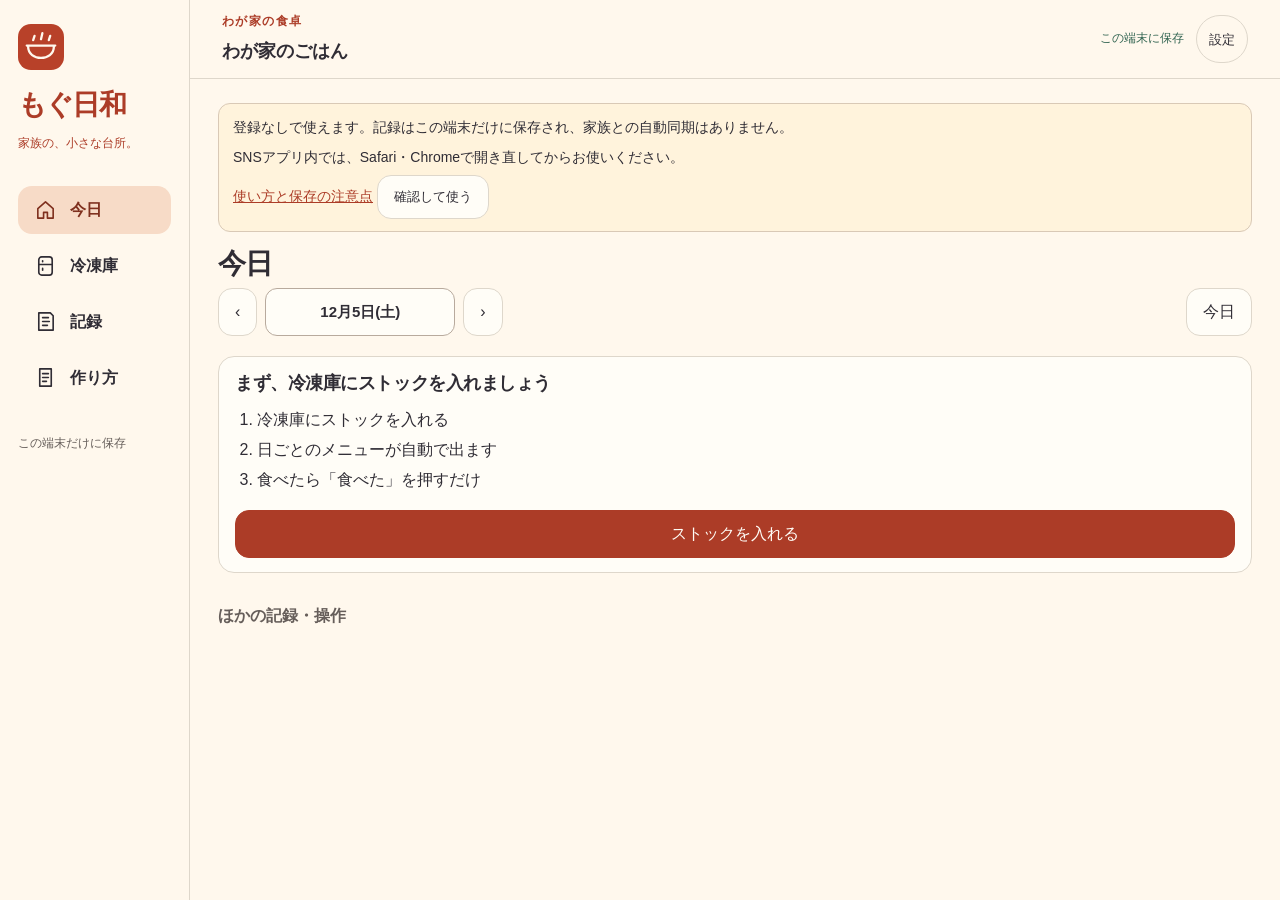
<file: index.html>
<!doctype html><html lang="ja"><head><meta charset="utf-8"><meta name="viewport" content="width=device-width,initial-scale=1,viewport-fit=cover"><meta name="theme-color" content="#fff8ed"><meta name="mogubiyori-version" content="mogubiyori-web-1.12.0"><title>もぐ日和｜食材と量をかんたん記録</title><meta name="description" content="登録なしで、食材と量を記録。一週間の離乳食を見返せる端末内保存のウェブアプリです。"><meta name="apple-mobile-web-app-capable" content="yes"><meta name="apple-mobile-web-app-title" content="もぐ日和"><link rel="manifest" href="./manifest.webmanifest"><link rel="apple-touch-icon" href="./icons/icon-192.png"><meta http-equiv="Content-Security-Policy" content="default-src 'self'; script-src 'self'; style-src 'self'; img-src 'self' blob: data:; connect-src 'self'; worker-src 'self'; object-src 'none'; base-uri 'self'; form-action 'self'"><link rel="icon" href="./icon.svg"><link rel="stylesheet" href="./style.css"><script src="./local-store.js" defer></script><script src="./web.js" defer></script><script src="./quick.js" defer></script><script src="./recipes.js" defer></script><script src="./drafts.js" defer></script><script src="./app.js" defer></script></head><body><div class="app"><aside class="sidebar"><a class="brand" href="./" aria-label="もぐ日和の今日"><img src="./icon.svg" alt="">もぐ日和<span>家族の、小さな台所。</span></a><nav id="desktopNav" aria-label="主な画面"></nav><div class="sideNote"><span>ひとさじ、ひとさじ。</span><b>その子のペースで。</b><p>記録は採点ではなく、<br>家族のための置き手紙。</p></div><div class="localBadge">この端末だけに保存</div></aside><header class="topbar"><div><span class="eyebrow" id="familyName">わが家の食卓</span><b id="childName">もぐ日和</b></div><div class="topActions"><span id="connection" role="status">保存先を確認中</span><button class="iconButton" data-action="settings" aria-label="設定とバックアップ">設定</button></div></header><main id="main" tabindex="-1"><div id="screen"><p class="loading">食卓のノートを開いています。</p></div></main><div id="actionbar"></div><div id="statusbar" role="status" aria-live="polite"></div><nav id="mobileNav" aria-label="主な画面・モバイル"></nav></div><dialog id="dialog"><div class="dialogTop"><span>もぐ日和</span><button class="iconButton" data-action="close" aria-label="閉じる">閉じる</button></div><div id="dialogBody"></div></dialog><noscript>このアプリにはJavaScriptが必要です。</noscript></body></html>
</file>
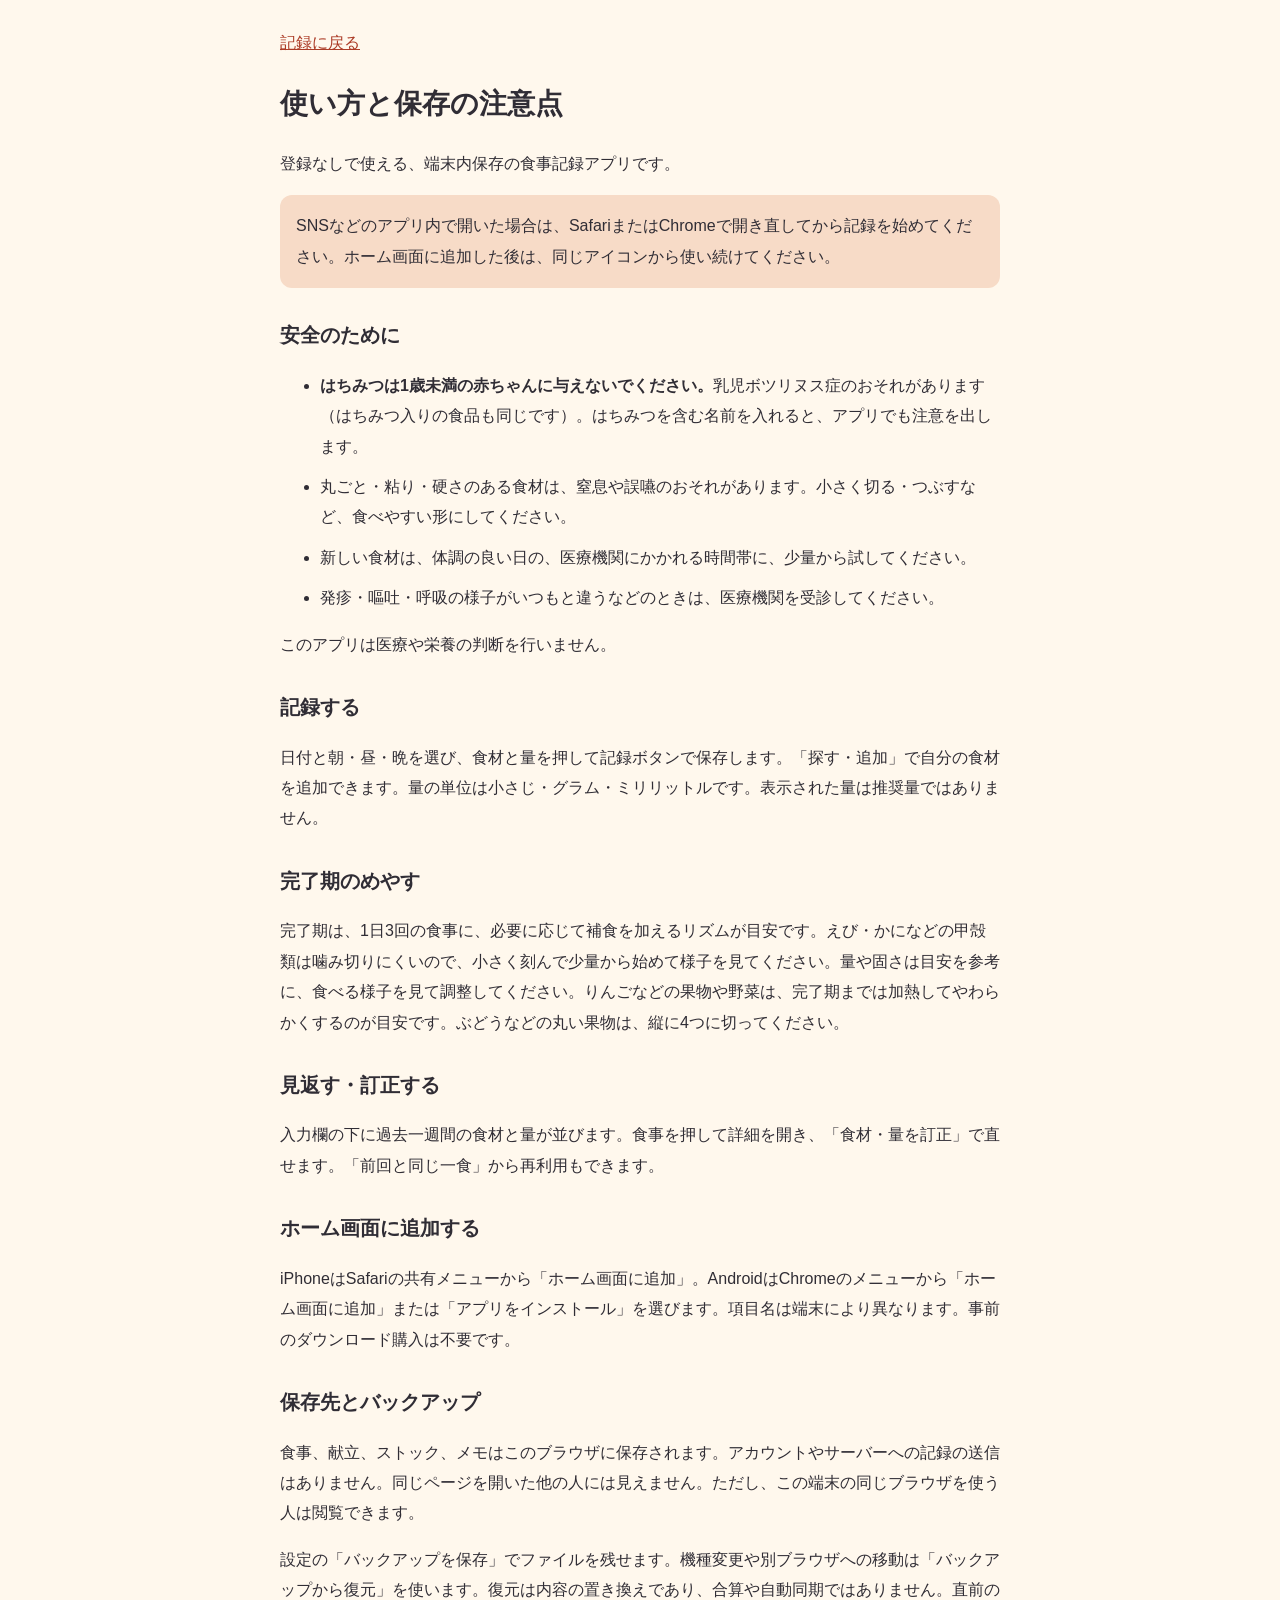
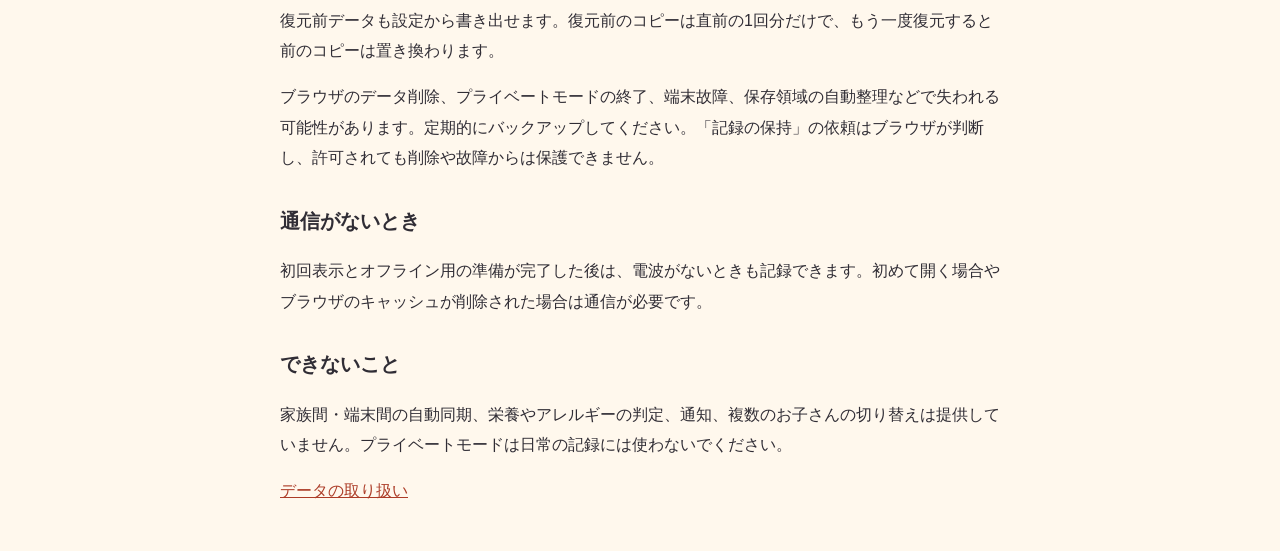
<file: guide.html>
<!doctype html><html lang="ja"><meta charset="utf-8"><meta name="viewport" content="width=device-width,initial-scale=1"><title>使い方と保存の注意点｜もぐ日和</title><link rel="stylesheet" href="./guide.css"><main><a href="./">記録に戻る</a><h1>使い方と保存の注意点</h1><p>登録なしで使える、端末内保存の食事記録アプリです。</p><aside>SNSなどのアプリ内で開いた場合は、SafariまたはChromeで開き直してから記録を始めてください。ホーム画面に追加した後は、同じアイコンから使い続けてください。</aside><h2>安全のために</h2><ul><li><b>はちみつは1歳未満の赤ちゃんに与えないでください。</b>乳児ボツリヌス症のおそれがあります（はちみつ入りの食品も同じです）。はちみつを含む名前を入れると、アプリでも注意を出します。</li><li>丸ごと・粘り・硬さのある食材は、窒息や誤嚥のおそれがあります。小さく切る・つぶすなど、食べやすい形にしてください。</li><li>新しい食材は、体調の良い日の、医療機関にかかれる時間帯に、少量から試してください。</li><li>発疹・嘔吐・呼吸の様子がいつもと違うなどのときは、医療機関を受診してください。</li></ul><p>このアプリは医療や栄養の判断を行いません。</p><h2>記録する</h2><p>日付と朝・昼・晩を選び、食材と量を押して記録ボタンで保存します。「探す・追加」で自分の食材を追加できます。量の単位は小さじ・グラム・ミリリットルです。表示された量は推奨量ではありません。</p><h2>完了期のめやす</h2><p>完了期は、1日3回の食事に、必要に応じて補食を加えるリズムが目安です。えび・かになどの甲殻類は噛み切りにくいので、小さく刻んで少量から始めて様子を見てください。量や固さは目安を参考に、食べる様子を見て調整してください。りんごなどの果物や野菜は、完了期までは加熱してやわらかくするのが目安です。ぶどうなどの丸い果物は、縦に4つに切ってください。</p><h2>見返す・訂正する</h2><p>入力欄の下に過去一週間の食材と量が並びます。食事を押して詳細を開き、「食材・量を訂正」で直せます。「前回と同じ一食」から再利用もできます。</p><h2>ホーム画面に追加する</h2><p>iPhoneはSafariの共有メニューから「ホーム画面に追加」。AndroidはChromeのメニューから「ホーム画面に追加」または「アプリをインストール」を選びます。項目名は端末により異なります。事前のダウンロード購入は不要です。</p><h2>保存先とバックアップ</h2><p>食事、献立、ストック、メモはこのブラウザに保存されます。アカウントやサーバーへの記録の送信はありません。同じページを開いた他の人には見えません。ただし、この端末の同じブラウザを使う人は閲覧できます。</p><p>設定の「バックアップを保存」でファイルを残せます。機種変更や別ブラウザへの移動は「バックアップから復元」を使います。復元は内容の置き換えであり、合算や自動同期ではありません。直前の復元前データも設定から書き出せます。復元前のコピーは直前の1回分だけで、もう一度復元すると前のコピーは置き換わります。</p><p>ブラウザのデータ削除、プライベートモードの終了、端末故障、保存領域の自動整理などで失われる可能性があります。定期的にバックアップしてください。「記録の保持」の依頼はブラウザが判断し、許可されても削除や故障からは保護できません。</p><h2>通信がないとき</h2><p>初回表示とオフライン用の準備が完了した後は、電波がないときも記録できます。初めて開く場合やブラウザのキャッシュが削除された場合は通信が必要です。</p><h2>できないこと</h2><p>家族間・端末間の自動同期、栄養やアレルギーの判定、通知、複数のお子さんの切り替えは提供していません。プライベートモードは日常の記録には使わないでください。</p><p><a href="./privacy.html">データの取り扱い</a></p></main></html>
</file>
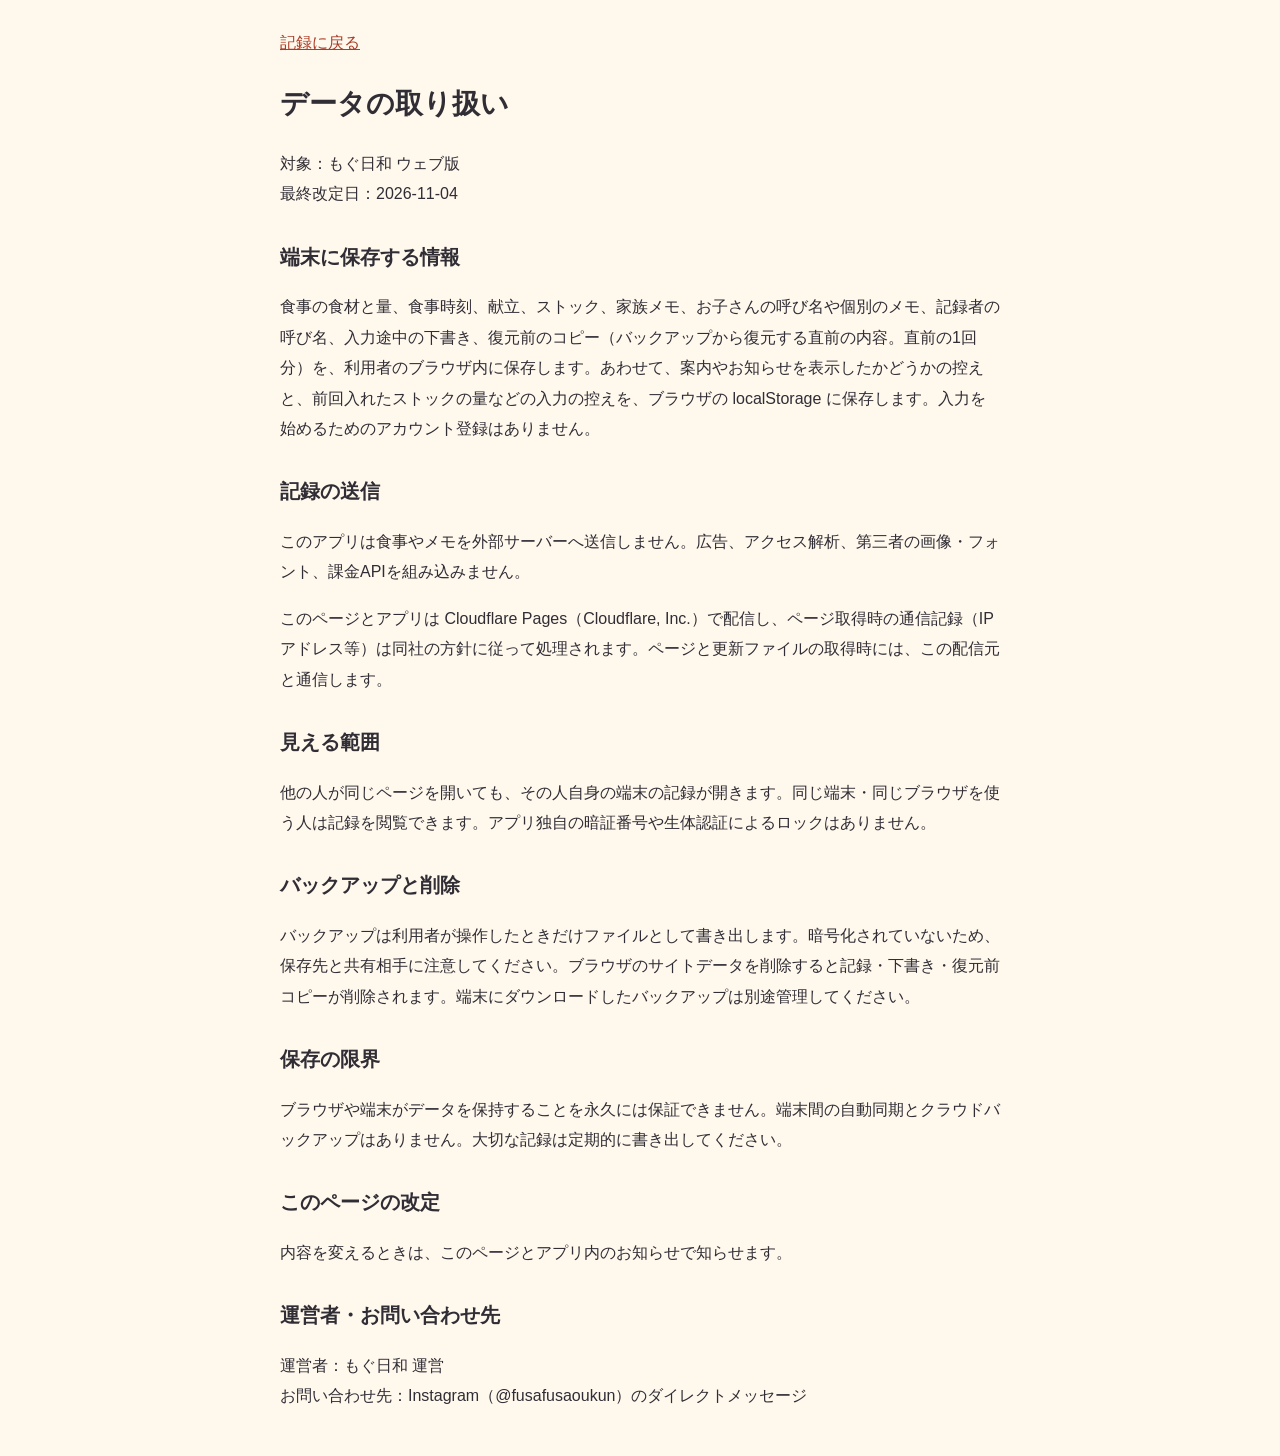
<file: privacy.html>
<!doctype html><html lang="ja"><meta charset="utf-8"><meta name="viewport" content="width=device-width,initial-scale=1"><title>データの取り扱い｜もぐ日和</title><link rel="stylesheet" href="./guide.css"><main><a href="./">記録に戻る</a><h1>データの取り扱い</h1><p>対象：もぐ日和 ウェブ版<br>最終改定日：2026-11-04</p><h2>端末に保存する情報</h2><p>食事の食材と量、食事時刻、献立、ストック、家族メモ、お子さんの呼び名や個別のメモ、記録者の呼び名、入力途中の下書き、復元前のコピー（バックアップから復元する直前の内容。直前の1回分）を、利用者のブラウザ内に保存します。あわせて、案内やお知らせを表示したかどうかの控えと、前回入れたストックの量などの入力の控えを、ブラウザの localStorage に保存します。入力を始めるためのアカウント登録はありません。</p><h2>記録の送信</h2><p>このアプリは食事やメモを外部サーバーへ送信しません。広告、アクセス解析、第三者の画像・フォント、課金APIを組み込みません。</p><p>このページとアプリは Cloudflare Pages（Cloudflare, Inc.）で配信し、ページ取得時の通信記録（IPアドレス等）は同社の方針に従って処理されます。ページと更新ファイルの取得時には、この配信元と通信します。</p><h2>見える範囲</h2><p>他の人が同じページを開いても、その人自身の端末の記録が開きます。同じ端末・同じブラウザを使う人は記録を閲覧できます。アプリ独自の暗証番号や生体認証によるロックはありません。</p><h2>バックアップと削除</h2><p>バックアップは利用者が操作したときだけファイルとして書き出します。暗号化されていないため、保存先と共有相手に注意してください。ブラウザのサイトデータを削除すると記録・下書き・復元前コピーが削除されます。端末にダウンロードしたバックアップは別途管理してください。</p><h2>保存の限界</h2><p>ブラウザや端末がデータを保持することを永久には保証できません。端末間の自動同期とクラウドバックアップはありません。大切な記録は定期的に書き出してください。</p><h2>このページの改定</h2><p>内容を変えるときは、このページとアプリ内のお知らせで知らせます。</p><h2>運営者・お問い合わせ先</h2><p>運営者：もぐ日和 運営<br>お問い合わせ先：Instagram（@fusafusaoukun）のダイレクトメッセージ</p></main></html>
</file>
<file: style.css>
:root{--paper:#fff8ed;--ink:#302d35;--muted:#72696a;--red:#ac3c27;--peach:#f7dbc7;--lime:#e6edae;--line:#e1d5c6;--purple:#e7deec;--green:#346653;--white:#fffdf7}*{box-sizing:border-box}body{margin:0;background:var(--paper);color:var(--ink);font:16px/1.65 -apple-system,BlinkMacSystemFont,'Hiragino Sans','Yu Gothic',sans-serif}button,input,select,textarea{font:inherit;color:inherit}button,a,input,textarea,select{-webkit-tap-highlight-color:transparent}button{min-height:48px;padding:10px 16px;border:1px solid var(--line);border-radius:14px;background:var(--white);cursor:pointer}button:hover{filter:brightness(.97)}button:disabled{opacity:.48;cursor:default}button:focus-visible,a:focus-visible,input:focus-visible,textarea:focus-visible,summary:focus-visible{outline:3px solid var(--red);outline-offset:3px}input:not([type=checkbox]),select,textarea{width:100%;min-height:48px;border:1px solid #b8aa9d;border-radius:12px;background:var(--white);padding:10px 12px}textarea{resize:vertical;min-height:95px}input[type=checkbox]{width:24px;height:24px;accent-color:var(--red);flex:none}label{display:block}h1,h2,h3,p{margin:0}h1{font-size:clamp(30px,3.5vw,46px);line-height:1.3;letter-spacing:-.045em}h2{font-size:24px;line-height:1.4;letter-spacing:-.025em}h3{font-size:18px}small{font-size:13px;color:var(--muted)}a{color:var(--red)}.app{height:100dvh;max-width:1600px;margin:auto;display:grid;grid-template-columns:215px minmax(0,1fr);grid-template-rows:auto minmax(0,1fr) auto auto auto}.sidebar{grid-column:1;grid-row:1/6;border-right:1px solid var(--line);padding:32px 22px;display:flex;flex-direction:column;gap:32px;overflow:auto}.brand{font-size:28px;letter-spacing:-.065em;color:var(--red);text-decoration:none;font-weight:800}.brand img{width:46px;height:46px;display:block;margin-bottom:12px}.brand span{display:block;font-size:12px;font-weight:500;letter-spacing:0;margin-top:6px}nav{display:grid;gap:8px}.navbutton{background:none;border:0;text-align:left;display:flex;gap:13px;align-items:center;font-weight:650}.navbutton svg{width:23px;height:23px;flex:none}.navbutton[aria-current=page]{background:var(--peach);color:#7f301e}.sideNote{margin-top:auto;border:1px dashed #b7a18e;border-radius:50% 50% 12px 12px;padding:35px 5px 22px;text-align:center;transform:rotate(-2deg);font-size:12px}.sideNote b{display:block;font-size:17px;margin:10px 0}.localBadge{font-size:12px;color:var(--muted)}.topbar{grid-column:2;display:flex;justify-content:space-between;align-items:center;padding:20px 32px;border-bottom:1px solid var(--line);gap:15px}.topbar b{display:block;font-size:18px}.eyebrow{display:block;font-size:12px;letter-spacing:.12em;color:var(--red);font-weight:700;margin-bottom:5px}.topActions{display:flex;align-items:center;gap:12px}.topActions span{font-size:12px;color:var(--green)}.iconButton{font-size:13px;min-width:48px;padding:8px 12px;background:transparent}.topActions .iconButton{border-radius:999px}main{grid-column:2;min-width:0;overflow:auto;overscroll-behavior:contain;scroll-padding:18px;padding:28px 32px 30px}#screen{max-width:1160px;margin:auto}.pagehead{margin-bottom:26px}.pagehead p{margin-top:12px;color:var(--muted);font-size:15px}.pagehead .eyebrow{margin:0 0 8px}.datebar{display:flex;align-items:center;gap:8px;margin-bottom:20px}.datebar input{max-width:180px;font-weight:650}.datebar .todayButton{margin-left:auto}.columns{display:grid;grid-template-columns:minmax(0,1.7fr) minmax(245px,1fr);gap:24px;align-items:start}.stack{display:grid;gap:22px}.hero{background:var(--peach);padding:25px;border-radius:27px;position:relative;overflow:hidden}.heroTop,.row{display:flex;align-items:center;justify-content:space-between;gap:12px;flex-wrap:wrap}.pill{display:inline-block;padding:5px 11px;font-size:12px;background:#fff9;border-radius:8px}.pill.green{background:#e6eedf;color:#2d5942}.pill.purple{background:var(--purple)}.heroBody{display:grid;grid-template-columns:minmax(0,1fr) 170px;align-items:center;gap:10px;margin:20px 0}.hero h2{font-size:30px;line-height:1.45;overflow-wrap:anywhere}.heroBody p{font-size:14px;color:#705043;margin-top:12px}.plate{display:block;width:100%;height:auto}.ingredient{display:flex;gap:10px;align-items:center;padding:12px 0;border-top:1px solid #b46c4533;justify-content:space-between}.ingredient b{font-size:15px}.ingredient small{display:block}.ingredient .dot{width:12px;height:12px;background:#bd763a;border-radius:50%;flex:none}.ingredient .foodName{margin-right:auto;min-width:0;overflow-wrap:anywhere}.heroFoot{margin-top:8px;font-size:13px;color:#705043}.sectionhead{display:flex;gap:12px;align-items:center;justify-content:space-between;margin-bottom:12px;flex-wrap:wrap}.sectionhead button{font-size:13px}.linkButton{border:0;background:transparent;text-decoration:underline;text-underline-offset:4px;font-size:14px;padding:8px 10px}.pillButton{border-radius:999px;background:#fff8;border-color:#c88a65;color:#7f301e;font-size:13px}.primary{background:var(--red);color:var(--white);border-color:var(--red)}.dark{background:var(--ink);color:var(--white);border-color:var(--ink)}.full{width:100%}.muted{color:var(--muted)}.small{font-size:13px}.paperNote{background:var(--lime);padding:24px;border-radius:4px 4px 20px 4px;position:relative;margin-top:8px;overflow-wrap:anywhere}.paperNote:before{content:'';position:absolute;width:64px;height:17px;background:#e9d6b2aa;top:-8px;left:35%;transform:rotate(-4deg)}.paperNote p{margin-top:12px;white-space:pre-wrap}.paperNote small{display:block;margin-top:12px}.summary{border-top:2px solid var(--ink);padding-top:16px}.listItem{display:flex;gap:14px;align-items:center;justify-content:space-between;padding:14px 0;border-bottom:1px solid var(--line);overflow-wrap:anywhere}.listItem small{display:block}.listItem strong{font-size:23px;white-space:nowrap}.listItem .linkButton{flex:none}.mealItem{width:100%;text-align:left;background:transparent;border-width:0 0 1px;border-radius:0;display:grid;grid-template-columns:55px minmax(0,1fr) auto;align-items:center;gap:12px;padding:15px 4px}.mealItem.active{border-left:4px solid var(--red);padding-left:10px;background:#f4e8d7}.mealItem b{display:block}.mealItem small{display:block}.empty{padding:35px 24px;border:1px dashed #bba58d;border-radius:24px;text-align:center}.empty h2{margin:16px 0 10px}.empty p{color:var(--muted);max-width:500px;margin:0 auto 18px}.empty .plate{width:150px;margin:auto}.hint{padding:14px 16px;border-radius:12px;background:#efe8dc;color:#655b59;font-size:13px;margin:16px 0;overflow-wrap:anywhere}.warning{background:#f8e1d0;color:#783622}.positive{color:var(--green)}.buttonrow{display:flex;gap:8px;flex-wrap:wrap;margin:14px 0}.buttonrow button{flex:1;white-space:nowrap}.tabs{display:flex;gap:8px;margin-bottom:20px;flex-wrap:wrap}.tabs button[aria-pressed=true]{background:var(--ink);color:var(--white);border-color:var(--ink)}.daySection{border-top:2px solid var(--ink);padding:18px 0;margin-top:10px}.dayHeading{display:flex;justify-content:space-between;align-items:center;gap:10px;margin-bottom:10px}.dayHeading small{font-size:14px}.freezer{display:grid;grid-template-columns:minmax(0,1fr);gap:8px}.stockRow{display:flex;align-items:center;justify-content:space-between;gap:12px;width:100%;text-align:left;padding:12px 14px;border:1px solid var(--line);border-radius:14px;background:var(--white);min-width:0;overflow-wrap:anywhere}.stockRowMain{display:grid;gap:1px;min-width:0}.stockRowSide{display:flex;flex-direction:column;align-items:flex-end;gap:2px;flex:none}.stockRowEmpty{opacity:.55}.stockRowName{font-size:16px;line-height:1.4}.stockRow .quantity{font-size:28px}.quantity{font-size:40px;letter-spacing:-.045em}.quantity small{font-size:14px}.steppers{display:flex;gap:5px}.steppers button{padding:10px 18px}.checkLabel{display:flex;gap:12px;align-items:center;min-height:48px;cursor:pointer;padding:10px 0;border-bottom:1px solid var(--line)}.checkLabel.done span{text-decoration:line-through;color:var(--muted)}.field{display:grid;gap:7px;margin:16px 0;font-size:14px;font-weight:650}.field small{font-weight:400}.fieldPair{display:grid;grid-template-columns:1fr 1fr;gap:14px}.fieldPair .field{min-width:0}.field details{font-weight:400}.formHint{font-size:13px;color:var(--muted);margin:10px 0}.entry{padding:20px 0;border-bottom:1px solid var(--line)}.entry h3{margin:10px 0}.entry p{white-space:pre-wrap;margin-top:8px;overflow-wrap:anywhere}.foodGrid{display:grid;grid-template-columns:repeat(2,minmax(0,1fr));gap:10px}.foodTile{text-align:left;padding:18px}.foodTile b,.foodTile small{display:block}.foodTile small{margin-top:7px}.screenFoot{font-size:12px;color:var(--muted);margin-top:25px}.panel{border-top:2px solid var(--ink);padding-top:18px}.settingsPanel{max-width:750px}.settingsPanel section{margin:26px 0;border-bottom:1px solid var(--line);padding-bottom:22px}.settingsPanel h2{margin-bottom:12px}.settingsPanel p{margin:10px 0}.sharingCode{font-size:24px;font-family:monospace;user-select:all;overflow-wrap:anywhere}.addresses{overflow-wrap:anywhere}.statusError{border-color:var(--red)!important;color:#792d1c!important}.loading{padding:40px;text-align:center}#actionbar{grid-column:2;min-width:0;padding:0 24px 8px}#actionbar:empty{display:none}.dock{border-radius:21px;background:var(--ink);color:var(--white);padding:15px 18px;display:flex;align-items:center;justify-content:space-between;gap:15px;max-width:1160px;margin:auto}.dock b{font-size:14px;display:block}.dock small{font-size:12px;color:#ded3da}.dock .primary{padding:12px 22px;flex:1}.dock .primary b{font-size:17px}.dock .results{display:grid;grid-template-columns:repeat(3,minmax(0,1fr));gap:8px;flex:1}.dock .results button{font-size:14px;padding:12px 8px;border:2px solid transparent}.dock .results button[aria-pressed=true]{background:var(--lime);border-color:var(--lime);font-weight:700}.dock .linkButton{color:var(--paper);font-size:13px}.dockSide{min-width:120px}.dockSide .linkButton{padding:4px 0}.dock .recordOnly{background:var(--paper);color:var(--ink)}#statusbar{grid-column:2;display:flex;align-items:center;justify-content:space-between;gap:12px;margin:0 24px 8px;padding:6px 12px;border:1px solid var(--line);border-radius:12px;font-size:13px;background:var(--white);max-height:130px;overflow:auto}#statusbar:empty{display:none}#statusbar button{flex:none;font-size:13px;border:0;padding:6px 10px;color:var(--red)}#mobileNav{display:none;grid-column:2}dialog{border:0;border-radius:23px;width:min(580px,calc(100% - 24px));max-height:calc(100dvh - 32px);padding:24px;background:var(--paper);color:var(--ink);overflow:auto}dialog::backdrop{background:#302d357a}.dialogTop{display:flex;align-items:center;justify-content:space-between;margin-bottom:14px;font-size:12px;color:var(--muted)}dialog h2{margin-bottom:14px}.dialogError{padding:12px;background:#f8dfcc;border-radius:10px;color:#792d1c;margin:12px 0;font-size:14px}.dialogError:empty{display:none}dialog .formActions{display:flex;gap:8px;position:sticky;bottom:-24px;background:var(--paper);padding:12px 0 2px}dialog .formActions button{flex:1}details{margin:18px 0}summary{cursor:pointer;min-height:48px;padding:10px 0;color:var(--red)}.batchChoice{display:grid;grid-template-columns:minmax(0,1fr) 85px;gap:14px;align-items:center;padding:12px 0;border-bottom:1px solid var(--line)}.batchChoice b,.batchChoice small{display:block}.inlineForm{display:flex;gap:8px;margin:14px 0}.inlineForm input{min-width:0}.inlineForm button{flex:none}.login{max-width:430px;margin:40px auto}.mobileOnly{display:none}.readOnly{background:var(--purple);padding:8px 14px;border-radius:10px;font-size:13px;margin-bottom:16px}
@media(max-width:1100px){.columns{grid-template-columns:1fr}.aside{display:grid;grid-template-columns:repeat(2,minmax(0,1fr));gap:22px}.sidebar{padding:25px 16px}.app{grid-template-columns:185px minmax(0,1fr)}.dock{flex-wrap:wrap}.dockSide{width:100%;display:flex;align-items:center;justify-content:space-between}.dockSide .linkButton{min-height:44px}.heroBody{grid-template-columns:minmax(0,1fr) 155px}}
@media(max-width:680px),(max-width:1000px) and (pointer:coarse){.app{grid-template-columns:minmax(0,1fr)}.sidebar{display:none}.topbar,main,#actionbar,#statusbar,#mobileNav{grid-column:1}.topbar{padding:12px 16px;gap:8px}.topbar b{font-size:16px}.topbar .eyebrow{font-size:11px;letter-spacing:.05em}.topActions{gap:7px}.topActions span{font-size:11px;max-width:90px;text-align:right}.topActions .iconButton{font-size:12px;padding:6px 10px}.topbar .eyebrow{margin:0}.topbar b{max-width:180px;white-space:nowrap;text-overflow:ellipsis;overflow:hidden}main{padding:18px 16px 24px}.pagehead{margin-bottom:20px}.pagehead p{font-size:14px;margin-top:9px}h1{font-size:31px}h2{font-size:22px}.datebar{gap:6px}.datebar button{padding:8px 12px}.datebar input{max-width:158px;font-size:15px}.datebar .todayButton{padding:8px 10px}.hero{padding:19px;border-radius:24px}.hero h2{font-size:25px}.heroBody{grid-template-columns:minmax(0,1fr) 110px;margin:16px 0}.heroBody p{font-size:13px}.ingredient{padding:10px 0}.ingredient small{font-size:12px}.aside{grid-template-columns:1fr}.heroTop{gap:8px}.heroTop .pillButton{font-size:12px;padding:8px 10px}.freezer{gap:10px}.steppers button{padding:10px 14px;min-height:48px}.foodGrid{gap:8px}.foodTile{padding:13px;font-size:14px}.foodTile small{font-size:12px}.quantity{font-size:34px}.fieldPair{gap:10px}.fieldPair .field{font-size:13px}.dock{padding:11px 12px;gap:7px;border-radius:18px}.dock .primary b{font-size:15px}.dock .results{width:100%;gap:6px}.dock .results button{font-size:13px;padding:10px 3px;min-height:50px}.dock small{font-size:12px}.dock .linkButton{font-size:12px}.dockSide{width:100%;min-width:0}.dock b{font-size:13px}#actionbar{padding:0 10px 6px}#statusbar{margin:0 10px 6px;font-size:12px;padding:4px 10px}#mobileNav{display:grid;grid-row:5;grid-template-columns:repeat(4,minmax(0,1fr));gap:4px;padding:6px 10px max(8px,env(safe-area-inset-bottom));border-top:1px solid var(--line)}#mobileNav .navbutton{display:flex;flex-direction:column;gap:1px;align-items:center;padding:5px 2px;min-height:54px;font-size:11px;border-radius:12px}#mobileNav .navbutton svg{width:21px;height:21px}dialog{padding:20px 18px}dialog .formActions{bottom:-20px}.mobileOnly{display:block}.empty{padding:25px 18px}.mealItem{grid-template-columns:35px minmax(0,1fr) auto;gap:9px}.mealItem .pill{font-size:11px;padding:4px 6px}.settingsPanel .buttonrow{display:grid;grid-template-columns:1fr}.login{margin:15px auto}.sharingCode{font-size:20px}}
@media(prefers-reduced-motion:no-preference){button{transition:background .12s ease}dialog[open]{animation:appear .15s ease-out}@keyframes appear{from{opacity:0;transform:translateY(6px)}to{opacity:1;transform:translateY(0)}}}
.dock .results button{color:var(--ink)}
@media(max-width:680px),(max-width:1000px) and (pointer:coarse){.heroBody{margin:13px 0}.hero h2{font-size:24px}}
/* 記録を最短にする画面。毎回のフォームと事前登録を不要にする。 */
.qHead{margin-bottom:18px}.qHead h1{font-size:34px}.qHead .eyebrow{margin-bottom:7px}.qSlots{display:grid;grid-template-columns:repeat(3,minmax(0,1fr));gap:8px;margin-bottom:24px}.qSlots button{font-size:15px;font-weight:650;background:transparent}.qSlots button[aria-pressed=true]{background:var(--ink);color:var(--paper);border-color:var(--ink)}.qSlotMark{font-size:11px;display:block;font-weight:400}.qRepeat{margin-bottom:24px}.qRepeat h2{font-size:21px}.qSets{display:grid;grid-template-columns:repeat(2,minmax(0,1fr));gap:12px}.qSet{min-width:0}.qSetLog{width:100%;text-align:left;border:1px solid #df9f77;background:var(--peach);padding:17px 19px;border-radius:20px;display:flex;flex-direction:column;gap:10px}.qSetLog:disabled{opacity:.75;background:#eee9db;border-color:var(--line)}.qSetEyebrow{font-size:12px;color:#7d3925;font-weight:700}.qSetLog strong{font-size:19px;line-height:1.6;overflow-wrap:anywhere}.qSetBottom{display:flex;align-items:center;justify-content:space-between;gap:8px;font-size:13px;font-weight:700;color:var(--red)}.qSetBottom>span{display:grid;place-items:center;min-width:34px;min-height:34px;border-radius:50%;background:var(--red);color:white;font-size:18px}.qSetLinks{display:flex;justify-content:space-between;gap:8px}.qSetLinks .linkButton{font-size:12px;padding:6px}.qWelcome{display:flex;align-items:center;gap:14px;background:var(--lime);padding:16px 20px;border-radius:16px;margin:0 0 24px;font-size:14px}.qWelcome b{white-space:nowrap}.qWelcome span{color:#4f5733}.qComposer{min-width:0}.qComposer h2{font-size:22px}.qFoods{display:grid;grid-template-columns:repeat(3,minmax(0,1fr));gap:10px;margin-top:14px}.qFood{position:relative;text-align:left;padding:14px 13px;background:var(--white);border-radius:15px;min-width:0;min-height:83px;overflow-wrap:anywhere}.qFood b{display:block;padding-right:16px;font-size:15px}.qFood small{font-size:12px;display:block;margin-top:7px}.qFood>span{position:absolute;right:10px;top:12px;color:var(--red);font-size:12px}.qFood.selected{background:#f7dbc7;border-color:#b66845}.qFood.selected>span{font-size:10px;top:auto;bottom:8px}.qPickHint{margin-top:18px}.qBasket{margin-top:24px;border-top:2px solid var(--ink);padding-top:17px}.qBasketItem{border-bottom:1px solid var(--line);padding:12px 0}.qBasketLine{display:flex;gap:8px;align-items:center}.qBasketLine>b{margin-right:auto;min-width:0;font-size:16px;overflow-wrap:anywhere}.qAmount{font-weight:750;background:var(--lime);min-width:85px;padding:8px 12px}.qAmount.empty{font-size:13px;background:#f3e6d8;color:#794526}.qRemove{padding:8px 10px;font-size:13px;border:0;background:transparent}.qAmountPicker{margin-top:12px;background:#f0e8db;border-radius:14px;padding:12px}.qUnitRow{display:flex;gap:5px;flex-wrap:wrap;margin-bottom:10px}.qUnitRow button{flex:1;min-height:44px;font-size:13px;padding:6px 8px}.qUnitRow button[aria-pressed=true]{background:var(--ink);color:white;border-color:var(--ink)}.qQuantities{display:grid;grid-template-columns:repeat(4,minmax(0,1fr));gap:8px}.qQuantities button{font-size:14px;padding:8px 4px;font-weight:700}.qQuantities button[aria-pressed=true]{border:2px solid var(--red);background:var(--peach)}.qExact{display:flex;align-items:center;gap:7px;margin-top:12px}.qExact label{font-size:12px;white-space:nowrap}.qExact input{min-width:0;max-width:110px}.qExact button{font-size:12px;padding:7px}.qCurrent{border-top:2px solid var(--ink);padding-top:17px}.qCurrent h2{font-size:20px}.qRecorded>div{display:flex;justify-content:space-between;gap:14px;padding:12px 0;border-bottom:1px solid var(--line);font-size:15px}.qRecorded>div b{overflow-wrap:anywhere}.qRecorded>div span{white-space:nowrap;font-weight:700}.qRecorded>small{display:block;margin:12px 0}.qDock>.primary{flex:initial;min-width:230px;font-size:17px;font-weight:750}.qDock>div{min-width:0}.qOptional{border-top:1px solid var(--line);padding-top:18px}.qLegacyBack{margin-bottom:18px}
@media(max-width:1100px){.qColumns{grid-template-columns:1fr}.qAside{display:grid;grid-template-columns:1fr 1fr;align-items:start}.qAside .qOptional{grid-column:1/-1}.qSets{grid-template-columns:repeat(2,minmax(0,1fr))}.qDock{flex-wrap:nowrap}.qDock>.primary{min-width:210px}}
@media(max-width:680px),(max-width:1000px) and (pointer:coarse){.qHead{margin-bottom:16px}.qHead h1{font-size:27px}.qHead .eyebrow{font-size:11px;letter-spacing:.06em}.qSlots{margin-bottom:19px;gap:6px}.qSlots button{font-size:14px;padding:8px 5px}.qWelcome{display:block;padding:13px 16px;font-size:13px;margin-bottom:20px}.qWelcome b,.qWelcome span{display:block}.qWelcome span{margin-top:5px}.qSets{grid-template-columns:1fr}.qSetLog{padding:15px 17px;gap:6px}.qSetLog strong{font-size:18px}.qSetLinks .linkButton{min-height:44px}.qRepeat h2{font-size:20px}.qRepeat .sectionhead>small{font-size:12px}.qFoods{gap:8px;grid-template-columns:repeat(3,minmax(0,1fr))}.qFood{padding:12px 9px;min-height:83px}.qFood b{font-size:14px}.qFood small{font-size:11px;max-width:95%}.qFood>span{right:7px;top:9px}.qComposer h2{font-size:21px}.qBasketLine>b{font-size:15px}.qAmount{padding:8px;min-width:78px;font-size:15px}.qBasket{margin-top:22px}.qAside{grid-template-columns:1fr}.qDock>.primary{min-width:0;padding:13px 14px;font-size:15px}.qDock b{font-size:12px}.qDock small{font-size:11px}.qDock{gap:10px;align-items:center}.qQuantities{grid-template-columns:repeat(4,minmax(0,1fr))}.qExact{flex-wrap:wrap}.qExact input{flex:1}.qSetBottom{font-size:13px}}
.datebar .dateControl{position:relative;display:grid;place-items:center;flex:1;min-width:0;max-width:190px;height:48px;background:var(--white);border:1px solid #b8aa9d;border-radius:12px;font-size:15px;font-weight:650;white-space:nowrap}.datebar .dateControl input{position:absolute;inset:0;width:100%;height:100%;max-width:none;min-width:0;opacity:0;padding:0}.datebar .dateControl:focus-within{outline:3px solid var(--red);outline-offset:3px}@media(max-width:680px),(max-width:1000px) and (pointer:coarse){.datebar .dateControl{font-size:13px}}
/* スマートフォンで食材を最初の画面に集める。 */
.qHead{margin-bottom:12px}.qHead h1{font-size:26px}.qContext{display:flex;gap:12px;align-items:center;margin-bottom:18px}.qContext .dateControl{position:relative;height:48px;display:grid;place-items:center;min-width:120px;border:1px solid var(--line);border-radius:12px;background:var(--white);font-size:14px;font-weight:650}.qContext .dateControl input{position:absolute;inset:0;width:100%;height:100%;opacity:0;min-width:0;min-height:0;padding:0}.qContext .dateControl:focus-within{outline:3px solid var(--red);outline-offset:3px}.qContext .qSlots{display:flex;margin:0;gap:5px}.qContext .qSlots button{min-width:52px;padding:8px 12px}.qRepeat{margin-bottom:18px}.qSet{position:relative;display:grid;grid-template-columns:minmax(0,1fr) 54px;gap:5px;align-items:stretch;max-width:690px}.qSetLog{padding:12px 15px;gap:3px;border-radius:16px}.qSetLog strong{font-size:16px;line-height:1.5}.qSetEyebrow{font-size:13px}.qSetBottom{font-size:13px}.qSetAdjust{min-height:48px;padding:8px 5px;font-size:13px;background:transparent;border:0}.qUnpin{grid-column:1/-1;justify-self:end}.qOtherSets{margin:0}.qOtherSets summary{font-size:13px;padding:8px 0;min-height:44px}.qOtherSets .qSet{margin:8px 0}.qComposer>.sectionhead{margin-bottom:8px}.qSearchArea{margin:8px 0}.qSearchArea>.linkButton{margin:0 0 6px}.qFoods{margin-top:0}.qFood b{padding-right:0}.qFood small{font-size:14px}.qFood.selected small{font-weight:750;color:#7d301e}.qBasket{margin-top:14px;padding-top:8px;border-top:1px solid var(--line)}.qBasket h3{font-size:14px}.qBasket>.sectionhead{margin-bottom:0}.qBasket details{margin:0}.qBasket summary{font-size:14px;min-height:44px;padding:8px 0}.qHelp{margin:16px 0 0}.qHelp summary{font-size:13px}.qHelp .screenFoot{margin-top:0}.qDraftSummary{overflow-wrap:anywhere}.qDraftSummary>b{font-size:15px;line-height:1.5}.qDraftSummary>small{display:block;margin-top:3px}
@media(max-width:680px),(max-width:1000px) and (pointer:coarse){
 body[data-quick=true] .topbar{padding:8px 14px}body[data-quick=true] .topbar .eyebrow{display:none}body[data-quick=true] #connection:not(.statusError){display:none}
 body[data-quick=true] main{padding:12px 14px 20px}.qHead{margin-bottom:8px}.qHead h1{font-size:22px}.qContext{gap:7px;margin-bottom:13px}.qContext .dateControl{flex:1;min-width:0;height:46px;font-size:13px}.qContext .qSlots{flex:1.4;gap:5px}.qContext .qSlots button{flex:1;min-width:44px;min-height:46px;padding:7px 5px;font-size:15px}.qContext>.linkButton{padding:5px;min-width:44px;font-size:13px}.qComposer h2{font-size:18px}.qComposer>.sectionhead>.linkButton{font-size:14px;min-height:44px}.qFoods{gap:7px}.qFood{min-height:78px;padding:10px 8px}.qFood b{font-size:15px;line-height:1.45}.qFood small{font-size:14px;max-width:none;margin-top:6px;line-height:1.4}.qFood.selected small{font-size:15px}.qRepeat{margin-bottom:12px}.qSetLog{padding:10px 13px;gap:2px}.qSetLog strong{font-size:16px}.qSetEyebrow,.qSetBottom{font-size:13px}.qSetAdjust{font-size:14px}.qDock{display:flex;flex-direction:column;align-items:stretch;gap:8px;padding:10px 12px}.qDock>.primary{width:100%;min-height:50px;font-size:17px;padding:10px 12px}.qDock .qDraftSummary>b{font-size:14px}.qDock .qDraftSummary>small{font-size:12px}.qAmountPicker{padding:10px}.qQuantities button{min-height:48px;font-size:16px}.qUnitRow button{min-height:44px;font-size:14px}input,textarea,select{font-size:16px!important}.qHelp{margin-top:12px}
}
@media(max-width:360px){.qFood b{font-size:14px}.qFood small{font-size:13px}.qFood{min-height:80px}.qSet{grid-template-columns:minmax(0,1fr) 46px}}
.qFoodTile{border:1px solid var(--line);border-radius:14px;background:var(--white);overflow:hidden;min-width:0}.qFoodTile .qFood{display:block;width:100%;min-height:44px;border:0;border-radius:0;padding:8px;text-align:center;background:transparent}.qFoodTile .qFood b{padding:0;font-size:15px;line-height:1.45}.qFoodDose{width:100%;display:block;min-height:44px;border:0;border-radius:0;border-top:1px solid #e8ded1;background:transparent;padding:7px 4px;font-size:14px;color:var(--muted)}.qFoodTile.selected{background:var(--peach);border-color:#b66845}.qFoodTile.selected .qFoodDose{color:#79311f;font-weight:750}.qFoodTile .qFood[aria-pressed=true]{color:#79311f}.qFoodTile button:focus-visible{outline-offset:-3px}@media(max-width:360px){.qFoodTile .qFood b{font-size:14px}.qFoodDose{font-size:13px}}
@media(max-width:680px),(max-width:1000px) and (pointer:coarse){.topbar{padding-left:max(14px,env(safe-area-inset-left));padding-right:max(14px,env(safe-area-inset-right))}body[data-quick=true] main{padding-left:max(14px,env(safe-area-inset-left));padding-right:max(14px,env(safe-area-inset-right))}#actionbar{padding-left:max(10px,env(safe-area-inset-left));padding-right:max(10px,env(safe-area-inset-right))}#mobileNav{padding-left:max(10px,env(safe-area-inset-left));padding-right:max(10px,env(safe-area-inset-right))}}
@media(max-height:500px) and (pointer:coarse){.qHead{display:none}.qFoods{grid-template-columns:repeat(6,minmax(0,1fr))}.qDock{display:grid;grid-template-columns:minmax(0,1fr) minmax(220px,1fr);align-items:center}.qContext{margin-bottom:8px}.qComposer>.sectionhead{margin-bottom:4px}.qFoodTile .qFood{padding:6px}.qFoodTile .qFood b{font-size:14px}}
.qUnitRow button{min-width:44px}

/* Input and review occupy separate full-width sections on every device. */
body[data-quick=true]{overflow:clip;--muted:#665e5a;--line:#ded7cb}
body[data-quick=true] .app{overflow:clip}body[data-quick=true] main{min-height:0;position:relative}
body[data-quick=true] #screen{max-width:1200px}
body[data-quick=true] .topbar{padding-top:12px;padding-bottom:12px}
body[data-quick=true] .sideNote{display:none}
.qHead{display:flex;justify-content:space-between;align-items:center;gap:12px;margin-bottom:16px}
.qHead h1{font-size:28px;letter-spacing:-.035em}
.qWeekJump{min-height:44px;padding:8px 12px;background:var(--white);border:1px solid var(--line);border-radius:10px;font-size:14px;text-decoration:none}
.qWorkspace{background:var(--white);border:1px solid var(--line);border-radius:18px;padding:20px;margin-bottom:28px}
.qContext{padding-bottom:16px;margin-bottom:14px;border-bottom:1px solid var(--line);gap:10px}
.qContext .dateControl{border-color:#bfb6a8}
.qContext .qSlots{background:#f2eee6;border-radius:12px;padding:3px;gap:2px}
.qContext .qSlots button{border:0;min-height:44px}
.qRepeat{margin-bottom:14px}.qSet{max-width:640px}.qOtherSets summary{padding:3px 0}
.qComposer h2{font-size:19px}.qComposer>.sectionhead{margin-bottom:10px}
.qFoods{grid-template-columns:repeat(6,minmax(0,1fr));gap:10px}
.qFoodTile{background:#fffdf8;border-radius:11px;border-color:#d9d0c3}
.qFoodTile .qFood{min-height:44px;padding:9px 8px}
.qFoodTile .qFood b{font-size:15px;font-weight:650}
.qFoodDose{color:#665e5a;background:#f7f3ec;font-size:14px}
.qFoodTile.selected{border-color:var(--red);box-shadow:inset 0 0 0 1px var(--red)}
.qFoodTile.selected .qFoodDose{background:#f6ddc9}
.qCurrentActions{border-top:0;display:flex;align-items:center;gap:8px 18px;flex-wrap:wrap;padding:0 0 18px;margin-top:-10px}
.qCurrentActions .sectionhead{margin:0;gap:16px}.qCurrentActions h3{font-size:14px}.qCurrentActions .linkButton{font-size:13px}
.qWeek{position:relative;scroll-margin-top:12px;margin-bottom:26px;min-width:0}
.qWeekHeader{display:flex;align-items:center;justify-content:space-between;gap:16px;margin-bottom:14px}
.qWeekHeader h2{font-size:23px;letter-spacing:-.03em}.qWeekHeader p{font-size:13px;color:var(--muted);margin-top:4px}
.qWeekHeader .linkButton{font-size:13px;flex:none}
.qWeekTable{width:100%;table-layout:fixed;border-spacing:0;border-collapse:separate;font-size:15px;line-height:1.5;background:var(--white);border:1px solid var(--line);border-radius:12px}
.qWeekDateCol{width:86px}
.qWeekTable th,.qWeekTable td{vertical-align:top;padding:12px 16px;border-bottom:1px solid var(--line)}
.qWeekTable th+th,.qWeekTable td{border-left:1px solid var(--line)}
.qWeekTable thead th{position:sticky;top:0;z-index:2;background:#eee8dd;text-align:left;font-size:14px;padding:12px 16px;border-bottom:1px solid #b9ac99}
.qWeekTable thead th:first-child{border-top-left-radius:12px}.qWeekTable thead th:last-child{border-top-right-radius:12px}
.qWeekTable tbody th{text-align:left;font-size:14px;background:#f7f2e9;font-weight:650}
.qWeekTable time{display:flex;flex-wrap:wrap;gap:2px 5px;align-items:center;font-variant-numeric:tabular-nums}
.qWeekTable time small{font-size:12px}.qWeekTable time em{width:100%;font-size:12px;font-style:normal;color:var(--red)}
.qWeekTable tr:last-child>*{border-bottom:0}
.qWeekTable tr.today>th{box-shadow:inset 3px 0 var(--red);background:#f6ddc9}
.qWeekTable td.currentMeal{background:#fff1e4}
.qWeekMeal{width:100%;min-height:44px;border:0;border-radius:6px;background:transparent;padding:2px 0;text-align:left;line-height:1.5}
.qWeekMeal+.qWeekMeal{margin-top:6px;padding-top:8px;border-top:1px dashed var(--line);border-radius:0}
.qWeekItem{display:grid;grid-template-columns:minmax(0,1fr) auto;gap:0 12px;align-items:baseline;padding:3px 0;overflow-wrap:anywhere}
.qWeekFood{font-size:15px;min-width:0}.qWeekAmount{font-size:15px;font-weight:700;white-space:nowrap;text-align:right;font-variant-numeric:tabular-nums}
.qWeekItem.notEaten{color:var(--muted)}.qWeekItem small{grid-column:2;text-align:right;font-size:11px}
.qWeekEmpty{display:block;font-size:13px;color:#726b63;padding:8px 0}
.qWeekDetail>div{display:grid;grid-template-columns:minmax(0,1fr) auto;gap:16px;padding:12px 0;border-bottom:1px solid var(--line)}
.qWeekDetail b{overflow-wrap:anywhere}.qWeekDetail strong{white-space:nowrap}
.qSupport{display:grid;grid-template-columns:1fr 1fr;gap:24px;border-top:1px solid var(--line);padding-top:16px}
.qSupport .qOptional{border:0;padding:0}.qSupport .paperNote{margin:0;padding:18px}.qEmptyNote .linkButton{font-size:14px}
.srOnly{position:absolute;width:1px;height:1px;overflow:hidden;clip-path:inset(50%);white-space:nowrap}
@media(min-width:1001px){body[data-quick=true] .app{grid-template-columns:190px minmax(0,1fr)}body[data-quick=true] .sidebar{padding:24px 18px}body[data-quick=true] main{padding:24px 28px}.qDock{max-width:1200px}}
@media(min-width:681px) and (max-width:1150px){.qFoods{grid-template-columns:repeat(4,minmax(0,1fr))}.qWeekTable th,.qWeekTable td{padding:10px}.qWeekDateCol{width:65px}}
@media(max-width:680px),(max-width:1000px) and (pointer:coarse){
 .qHead{min-height:44px;margin-bottom:10px}.qHead h1{font-size:23px}.qWeekJump{font-size:13px;padding:7px 10px;min-width:0}
 .qWorkspace{padding:12px;border-radius:14px;margin-bottom:24px}.qContext{gap:5px;margin-bottom:8px;padding-bottom:12px;flex-wrap:wrap}
 .qContext .dateControl{font-size:13px;min-width:100px;flex:1}.qContext .qSlots{flex:1.35;padding:2px}.qContext .qSlots button{font-size:14px;min-width:36px;padding:6px}
 .qContext>.linkButton{font-size:12px;min-width:36px;padding:6px}.qComposer h2{font-size:17px}.qComposer>.sectionhead{gap:4px;margin-bottom:8px}.qComposer>.sectionhead>.linkButton{font-size:13px;padding:6px 2px}
 .qFoods{grid-template-columns:repeat(3,minmax(0,1fr));gap:7px}.qFoodTile .qFood{padding:8px 4px}.qFoodTile .qFood b{font-size:14px}.qFoodDose{font-size:13px;padding:7px 2px}
 .qSetLog{padding:10px}.qSetLog strong{font-size:14px}.qSetEyebrow,.qSetBottom{font-size:12px}.qRepeat{margin-bottom:10px}
 .qWeekHeader{gap:8px;margin-bottom:12px;align-items:flex-start}.qWeekHeader h2{font-size:21px}.qWeekHeader p{font-size:12px}.qWeekHeader .linkButton{font-size:12px;padding:6px 2px}
 .qWeekTable,.qWeekTable tbody{display:block;width:100%;border:0;border-radius:0;background:transparent}
 .qWeekTable colgroup{display:none}.qWeekTable thead{position:absolute;width:1px;height:1px;overflow:hidden;clip-path:inset(50%)}
 .qWeekTable tbody tr{display:block;margin-bottom:12px;border:1px solid var(--line);border-radius:12px;overflow:hidden;background:var(--white)}
 .qWeekTable tbody th{display:block;width:100%;padding:8px 12px;border-bottom:1px solid var(--line);background:#eee8dd;font-size:14px}
 .qWeekTable time{gap:8px;flex-wrap:nowrap}.qWeekTable time small,.qWeekTable time em{font-size:12px;width:auto}
 .qWeekTable tr.today>th{box-shadow:none;background:#f6ddc9}
 .qWeekTable td{display:grid;grid-template-columns:24px minmax(0,1fr);gap:0 10px;padding:6px 12px;border-left:0;border-bottom:1px solid var(--line);background:transparent}
 .qWeekTable td:last-child{border-bottom:0}.qWeekTable tr:last-child>th{border-bottom:1px solid var(--line)}.qWeekTable tr:last-child>td:not(:last-child){border-bottom:1px solid var(--line)}
 .qWeekTable td::before{content:attr(data-meal-label);grid-column:1;grid-row:1;padding-top:5px;font-size:13px;font-weight:650;color:var(--muted)}
 .qWeekMeal{grid-column:2;min-width:0;min-height:44px;border-radius:0}.qWeekMeal+.qWeekMeal{margin-top:3px;padding-top:6px}
 .qWeekItem{gap:0 10px;padding:2px 0}.qWeekFood,.qWeekAmount{font-size:15px}.qWeekEmpty{grid-column:2;text-align:left;font-size:13px;padding:5px 0}
 .qSupport{grid-template-columns:1fr;gap:12px}.qCurrentActions{gap:2px 8px;margin-top:-12px}.qCurrentActions .sectionhead{gap:8px}
}
@media(max-height:500px) and (pointer:coarse){.qHead{display:none}.qFoods{grid-template-columns:repeat(6,minmax(0,1fr))}.qWorkspace{padding:10px}.qContext{padding-bottom:8px}}

/* Compact food rows retain separate, full-size name and quantity targets. */
.qFoodTile{display:grid;grid-template-columns:minmax(0,1fr) minmax(44px,auto);align-items:stretch;border-radius:9px}
.qFoodTile .qFood{width:auto;min-height:44px;text-align:left;padding:8px 10px}
.qFoodTile .qFood b{font-size:14px;line-height:1.45;overflow-wrap:anywhere}
.qFoodDose{width:auto;min-width:44px;min-height:44px;border-top:0;border-left:1px solid var(--line);padding:4px 8px;background:transparent;font-size:13px;display:flex;flex-direction:column;align-items:center;justify-content:center;font-variant-numeric:tabular-nums}
.qFoodDose small{display:block;font-size:10px;line-height:1.2;color:var(--muted)}.qFoodDose span{display:block;line-height:1.4}
.qFoodTile.selected .qFoodDose{background:#f6ddc9}
.qFoods{gap:8px}.qWorkspace{padding:16px}.qContext{padding-bottom:12px;margin-bottom:8px}.qOtherSets summary{min-height:44px}.qComposer>.sectionhead{margin-bottom:6px}
@media(max-width:680px),(max-width:1000px) and (pointer:coarse){.qWorkspace{padding:10px}.qFoods{grid-template-columns:repeat(2,minmax(0,1fr));gap:6px}.qFoodTile .qFood{padding:7px 8px}.qFoodDose{padding:3px 6px}.qFoodTile .qFood b{font-size:14px}.qHead{margin-bottom:8px}}
@media(max-height:500px) and (pointer:coarse){.qFoods{grid-template-columns:repeat(4,minmax(0,1fr))}}

/* Keep a large meal draft from consuming the phone's entire viewport. */
.qDock .qDraftSummary>b{display:block;max-height:4.5em;overflow:auto;overscroll-behavior:contain}
#draftNotice:not([hidden]){display:flex;align-items:center;flex-wrap:wrap;gap:6px 12px;padding:10px 12px;margin-bottom:12px;border:1px solid var(--line);border-radius:10px;background:#fff3dc;font-size:14px}
#draftNotice button{min-height:44px;font-size:14px;padding:6px 10px}
#draftNotice p{flex-basis:100%}
.qCatalogMore{display:block;margin:6px auto 0;font-size:13px;min-height:44px}
@media(max-height:500px){.qDock .qDraftSummary>b{max-height:3em}#statusbar:not(:empty){max-height:25dvh;overflow:auto}}

/* 献立・在庫からの記録は、入力画面の下で区切りと見出しを付けた独立セクションにする。 */
.qLegacy{scroll-margin-top:12px;margin-top:28px;padding-top:20px;border-top:3px double var(--ink)}
.qLegacyHead{margin-bottom:16px}.qLegacyHead h2{font-size:23px;letter-spacing:-.03em}.qLegacyHead p{font-size:13px;color:var(--muted);margin-top:4px}
.qLegacyDock:empty{display:none}.qLegacyDock .dock{margin:0;max-width:none}
.qLegacyIntro{display:flex;align-items:center;justify-content:space-between;flex-wrap:wrap;gap:10px 16px;padding:14px 16px;border:1px dashed #bba58d;border-radius:14px;font-size:14px}
@media(max-width:680px),(max-width:1000px) and (pointer:coarse){.qLegacy{margin-top:24px;padding-top:16px}.qLegacyHead{margin-bottom:12px}.qLegacyHead h2{font-size:21px}.qLegacyHead p{font-size:12px}.qLegacy .columns,.qLegacy .stack{gap:16px}.qLegacyIntro button{width:100%}}
.webIntro{padding:12px 14px;margin-bottom:14px;border:1px solid #d9c9b6;background:#fff3dc;border-radius:12px;font-size:14px}.webIntro p{margin:0 0 6px}.webIntro button{font-size:13px;min-height:44px}.webIntro a{color:var(--red)}.webNews{padding:12px 14px;margin-bottom:14px;border:1px solid #b9d2a8;background:#eef6e2;border-radius:12px;font-size:14px}.webNews p{margin:0 0 6px}.webNews ul{margin:0 0 8px;padding-left:20px}.webNews li{margin:2px 0}.webNews button{font-size:13px;min-height:44px}.newsEntry p{margin:8px 0 4px}.newsEntry ul{margin:0 0 8px;padding-left:20px}.webNotice{font-size:14px;padding:8px 0;color:#79311f}.webError{padding:20px}.settingsPanel a{color:var(--red)}
.stockDue{display:inline-block;margin-left:6px;padding:3px 8px;border-radius:8px;font-size:12px;font-weight:700;background:#e6eedf;color:#2d5942;vertical-align:middle}.stockDue.soon{background:#fbe9b7;color:#6b4a00}.stockDue.over{background:#efe8dc;color:#655b59;font-weight:600}
.useStock{min-height:44px;font-size:13px;border-radius:999px;background:var(--peach);border-color:#df9f77;color:#7d3925}.listItem .useStock{flex:none}.useStockDone{display:block;margin-top:10px;font-size:12px;color:var(--muted)}.listItem .useStockDone{flex:none;margin:0}
.qPlans{display:grid;gap:8px;margin:14px 0}.qPlans h2{font-size:17px}
.qPlan{display:flex;align-items:center;gap:12px;width:100%;text-align:left;padding:12px 14px;border:1px solid #df9f77;background:var(--white);border-radius:16px;min-height:56px}.qPlan.done{border-color:var(--line);background:#f4f1e6}.qPlan.empty{border-style:dashed;border-color:var(--line)}
.qPlanSlot{flex:none;font-weight:700;color:#7d3925}.qPlanBody{flex:1;min-width:0;overflow-wrap:anywhere}.qPlanBody small{display:block;color:var(--muted);font-size:12px}.qPlan .pill{flex:none}
/* .qFood>span（絶対配置・赤字）より強い指定で、名前の下に控えめに置く。 */
.qFoodTile .qFood>.qFirstBadge{position:static;display:inline-block;width:auto;margin:2px 0 0;padding:0 6px;border-radius:999px;background:#eef1d6;color:#5b6230;font-size:11px;font-weight:500;line-height:1.6}
.qLegacyMeal{color:var(--ink)}
.qFoodNote,.qGuide{font-size:13px;color:var(--muted);margin:6px 0}
.qBumpRow{display:flex;flex-wrap:wrap;align-items:center;gap:6px 10px;margin:8px 0 12px;font-size:13px;color:var(--muted)}.qBump{min-height:44px;padding:8px 14px;border-radius:999px;background:#e6eedf;border-color:#b9cdb0;color:#2d5942;font-size:14px}
.qNotes{display:grid;gap:4px;margin-top:10px}.qNewFoodNote,.qComboHint{margin:0;font-size:13px;line-height:1.6;color:var(--muted)}.qComboHint{color:#2d5942}
.qReview{display:block;margin-top:7px;font-size:12px;line-height:1.5;color:var(--muted)}.qReview>span{display:block}.qReviewNone{font-weight:650}
.qWeekSummary{margin:-4px 0 12px;font-size:13px;color:var(--muted)}
.qSuggest{margin:14px 0 18px;padding:14px 16px;border:1px solid var(--line);border-radius:16px;background:var(--white)}.qSuggest h2{margin:0 0 4px;font-size:18px}.qSuggestDay{border-top:1px solid var(--line);padding-top:8px;margin-top:8px}.qSuggestDay h3{margin:0;font-size:15px}.qSuggestDay ul{list-style:none;margin:4px 0 0;padding:0;display:grid;gap:4px}
.qSuggestMeal{display:flex;gap:10px;align-items:baseline;font-size:14px}.qSuggestSlot{flex:none;font-weight:650}.qSuggestItems{display:flex;flex-wrap:wrap;gap:4px 12px}.qSuggestItem small{margin-right:4px;color:var(--muted)}.qSuggestItem small.qSuggestMeta{margin:0 0 0 6px;font-size:12px;font-weight:400}.qSuggestSub{opacity:.8}.stockRow .stockAmount{font-size:14px;color:#655b59}
.qSuggest .qFirstBadge{margin:0 0 0 4px}.qSuggestNote{margin:10px 0 0;font-size:13px;line-height:1.6;color:var(--muted)}
.trayPresets{display:flex;flex-wrap:wrap;gap:8px;margin:14px 0 0}.trayPresets button{border-radius:999px;font-size:14px;padding:8px 14px;min-height:44px}
/* ストック登録の量：「1個分の量（量・単位）」と「何個分」の2ブロックを縦に並べ、各ブロックはラベル→入力。入力欄は同じ高さ・同じ下辺。 */
.trayBlock{margin:16px 0}.trayBlockHead{font-size:14px;font-weight:650;margin:0 0 7px}.trayBlock>.field{margin:0}
.trayInputs{display:grid;grid-template-columns:minmax(0,1fr) minmax(0,1fr);gap:10px;align-items:end}.trayInputs .field{margin:0;font-size:13px}
/* 冷凍庫カードの量の行（個数・1個の量・合計の目安）を読みやすく。レイアウトは変えない。 */

/* フォームのそろえ（2026-10-31）。ラベルは入力の上、1行の入力欄と選択欄は同じ高さ（48px）にそろえ、並べたときは下辺をそろえる。
   日付欄（iPhoneのSafariは内側の最小幅で広がる）も含め、ダイアログの内側に幅100%で収める。 */
.field{grid-template-columns:minmax(0,1fr)}.field>*{min-width:0}
.field>input:not([type=checkbox]),.field>select{height:48px;min-height:48px;padding-top:0;padding-bottom:0;line-height:1.4}
.field>select{-webkit-appearance:none;appearance:none;padding-right:36px;background:var(--white) url("data:image/svg+xml,%3Csvg xmlns='http://www.w3.org/2000/svg' viewBox='0 0 14 14'%3E%3Cpath d='M2 5l5 5 5-5' fill='none' stroke='%23302d35' stroke-width='2'/%3E%3C/svg%3E") no-repeat right 12px center/14px 14px;text-overflow:ellipsis}
.field>input[type=date],.field>input[type=datetime-local]{-webkit-appearance:none;appearance:none;display:block;max-width:100%;text-align:left}
.field>input[type=date]::-webkit-date-and-time-value,.field>input[type=datetime-local]::-webkit-date-and-time-value{text-align:left}
select:focus-visible{outline:3px solid var(--red);outline-offset:3px}
.fieldPair{grid-template-columns:minmax(0,1fr) minmax(0,1fr);align-items:end}
/* 2026-11-01: 冷凍庫上部の「ストックを追加」・使い切り提案の品数の根拠／組み合わせの理由／不足のおすすめ */
.stockAddTop{display:block;width:100%;min-width:0;margin:0 0 14px}
.qSuggestStep,.qSuggestStart{margin:6px 0 0;line-height:1.6}
.qSuggestStart .linkButton{min-height:44px;padding:4px 6px}
.qSuggestWhy{flex-basis:100%;font-size:12px;color:#2d5942}
.qSuggestShort{margin:10px 0 0;padding:8px 10px;border-radius:12px;background:var(--paper,#fff8ed)}
.qSuggestShort p{margin:4px 0;line-height:1.6}
.qShortList{display:flex;flex-wrap:wrap;gap:4px 10px;align-items:center}
.qShortList .linkButton{font-size:13px;min-height:44px;padding:4px 6px}
.qShortDone{font-size:12px;color:var(--muted)}
/* 2026-11-01（1.0.17）: 使い切り提案の理由を「見出し：短い本文」の行に。見出しは左にそろえ、本文と補足は右の列で折り返す。 */
.qSuggestLead{margin:0 0 4px;line-height:1.6}
.qSuggestFacts,.qSuggestShort{list-style:none;margin:6px 0 0;padding:0;display:grid;gap:4px}
.qSuggestShort{margin-top:10px;padding:8px 10px}
.qSuggestFact,.qShortLine{display:grid;grid-template-columns:auto minmax(0,1fr);gap:0 8px;align-items:baseline;font-size:13px;line-height:1.6}
.qFactLabel{white-space:nowrap;font-weight:700;color:var(--ink)}.qFactBody{min-width:0}
.qFactNote{display:block;font-size:12px;color:var(--muted)}
.qShortLine .qShortList{grid-column:2}
.qSuggestOnly b,.qSuggestAssume b{color:var(--ink)}
@media(max-width:360px){.qSuggestFact,.qShortLine{grid-template-columns:minmax(0,1fr)}.qShortLine .qShortList{grid-column:1}}
/* 2026-11-01（1.0.17）: 文字・場所の崩れ対策。長い名前（60字）・大きな数字・長い補足・長いボタン文言でも、はみ出さず重ならないようにする。
   折り返しは全体で anywhere（日本語はもともと字単位で折れるので、効くのは英数字の長い並び）。flex / grid の子は min-width:0 で縮められるようにする。 */
body{overflow-wrap:anywhere}
.buttonrow button,dialog .formActions button{white-space:normal;min-width:0}
.topbar>div{min-width:0}.topActions{flex:none}
.listItem>div,.checkLabel>span,.qWeekHeader>div,.heroTop>.pill{min-width:0}
#statusbar>span{min-width:0;flex:1}
.qSuggestMeal{min-width:0}.qSuggestItems{flex:1;min-width:0}.qSuggestItem{min-width:0}
.qPlan .pill{max-width:45%}.mealItem .pill{max-width:9em}
.qFoodTile{grid-template-columns:minmax(0,1fr) fit-content(50%)}
.qWeekDetail strong{white-space:normal;text-align:right}
.batchChoice>span{min-width:0}
/* 2026-11-01（1.1.0）: 全体の簡素化。「今日」は 今日の食事／明日のおすすめ／期限が近いストック の3ブロック、冷凍庫のカードは3点だけ、記録は1行のまとめ＋日ごとのリスト。 */
.tHead{margin-bottom:6px}
.tSetup{margin:8px 0 0;padding:8px 12px;border-radius:12px;background:var(--lime);font-size:13px;line-height:1.6}
.tMealCount{display:flex;align-items:center;gap:10px;flex-wrap:wrap;margin:10px 0 2px}.tMealCountLabel{font-size:13px;color:var(--muted)}.tMealCountBtns{display:flex;gap:6px}.tMealCountBtns button{min-height:40px;padding:6px 16px;border-radius:999px}.tMealCountBtns button[aria-pressed="true"]{background:var(--ink);color:var(--white);border-color:var(--ink)}
.tSetup .linkButton{min-height:44px;padding:4px 6px}
.tBlock{margin:16px 0;padding:14px 16px;border:1px solid var(--line);border-radius:16px;background:var(--white);min-width:0}
.tBlock>h2,.tBlock>.sectionhead h2{margin:0 0 8px;font-size:18px}
.tBlock>.sectionhead{margin:0}
.tMeal{padding:10px 0;border-top:1px solid var(--line);min-width:0}
.tMeal:first-of-type{border-top:0;padding-top:2px}
.tMealHead{display:flex;flex-wrap:wrap;align-items:baseline;gap:4px 10px;margin-bottom:6px}
.tMealHead h3{margin:0;font-size:16px;color:#7d3925}
.tMealTitle{flex:1;min-width:0;font-size:13px;color:var(--muted)}
.tMealHead .pill{max-width:12em}
.tRow{display:flex;align-items:center;gap:8px;margin:6px 0;min-width:0}
.tRowMain{flex:1;min-width:0;display:flex;flex-wrap:wrap;align-items:baseline;gap:2px 8px;text-align:left;padding:8px 12px;min-height:52px;border:1px solid var(--line);border-radius:14px;background:#fffaf2}
span.tRowMain{border-style:dashed}
.tRowMain b{min-width:0}
.tRowMain small{flex-basis:100%;font-size:12px;color:var(--muted)}
.tRow.done .tRowMain{background:#f4f1e6}
.tAte{flex:none;min-height:52px;min-width:88px;padding:8px 14px;border-radius:999px;background:var(--green);border-color:var(--green);color:#fff;font-weight:700}
.tDone{flex:none;font-size:12px;font-weight:700;color:var(--green)}
.tStep{flex:none;display:flex;gap:6px}
.tStep button{width:44px;min-height:52px;padding:6px 0;border-radius:999px;font-size:19px;font-weight:700;line-height:1}
.jFreeLink{margin:2px 0 10px}
.tEmpty{display:flex;flex-wrap:wrap;align-items:center;gap:6px 12px;min-width:0}
.tEmpty small{flex:1;min-width:0;color:var(--muted);font-size:13px}
.tMealFoot{display:flex;flex-wrap:wrap;gap:0 12px}
.tMealFoot .linkButton{font-size:13px;min-height:44px;padding:4px 2px}
.tSuggestMeals{list-style:none;margin:4px 0 10px;padding:0;display:grid;gap:6px}
.tSuggest .primary.full{margin:4px 0 6px}
.tSuggest>.sectionhead small{color:var(--muted);font-size:13px}
/* 1.2.0 これからのメニュー・初回案内・プロフィールの使う食事 */
.tUpDays,.tUpSlots{list-style:none;margin:0;padding:0}
.tUpDay{padding:8px 0;border-bottom:1px solid var(--line);min-width:0}
.tUpDay:last-child{border-bottom:0}
.tUpHead{display:flex;align-items:center;justify-content:space-between;gap:8px;min-height:40px}
.tUpAdd{min-height:40px;padding:6px 16px;border-radius:999px}
.tUpSlot{display:flex;gap:10px;align-items:baseline;padding:2px 0;min-width:0}
.tUpLabel{flex:none;width:2em;color:var(--muted);font-size:13px}
.tUpNames{flex:1;min-width:0;overflow-wrap:anywhere}
.tUpOpenBtn{background:transparent;border:0;margin:0;padding:2px 0;font:inherit;color:inherit;text-align:left;cursor:pointer}
.tUpSelfAdd{display:block;width:100%;padding:12px 0}
.tAmt{font-size:.82em;color:var(--muted);white-space:nowrap}
.traySizes{display:flex;flex-wrap:wrap;gap:8px;align-items:center;margin:10px 0 2px}.traySizes button{border-radius:999px;font-size:14px;padding:8px 14px;min-height:44px}.tszLabel{font-size:13px;color:var(--muted)}
.tUpSuggest .tUpNames{color:var(--muted)}
.tUpSuggest .tUpNames small{margin-right:6px;font-size:12px}
.tUpShort{margin:2px 0 0}
.tUpWhy{margin-top:8px}
.tUpWhy>summary{cursor:pointer;min-height:44px;display:flex;align-items:center;font-size:13px;color:var(--muted)}
/* 1.4.0 統合「メニュー」: 今日の日見出し・「メニューにないものを記録」・開いた日の中の「この日のおすすめを入れる」 */
.tMenuDayHead{display:flex;align-items:baseline;gap:8px;margin:10px 0 2px}
.tMenuDayHead b{font-size:15px}
.tMenuTodayMark{font-size:12px;font-weight:700;color:var(--green)}
.tMenuWeek{margin-top:10px;border-top:1px solid var(--line)}
.tFreeLink{margin:8px 0 2px}
.tFreeLink .linkButton{font-size:13px;min-height:44px;padding:4px 2px}
.tUpDayActions{padding:2px 0 6px}
.tUpAddIn{flex:none;min-height:44px;padding:6px 16px;border-radius:999px;background:var(--green);border-color:var(--green);color:#fff;font-weight:700}
/* 1.2.1: 食材を足す／変える・使う食事の外の畳んだ1行・日数の説明・これからのメニューの日タップ */
.tEditMeal{display:block;width:100%;margin:6px 0 2px;min-height:44px;padding:6px 12px;border-radius:12px;font-size:14px;background:transparent;border:1px dashed var(--line)}
.tOutside{border-top:1px solid var(--line);padding:2px 0}
.tOutside>summary{cursor:pointer;min-height:44px;display:flex;flex-wrap:wrap;align-items:center;gap:0 6px;font-size:13px;color:var(--muted);overflow-wrap:anywhere}
.tOutside>summary small{font-size:12px}
.tOutside .tMeal{border-top:0;opacity:.85}
.tStepLine{margin:8px 0 0;line-height:1.6}
.tUpDate{display:flex;align-items:baseline;gap:8px;min-height:40px;padding:4px 0;background:transparent;border:0;text-align:left;color:inherit}
.tUpDate small{font-size:12px;color:var(--muted);text-decoration:underline}
.tUpSlot{flex-wrap:wrap}
.tUpActions{flex-basis:100%;display:flex;flex-wrap:wrap;align-items:center;gap:4px 12px;padding:0 0 6px 2.6em}
.tUpActions .linkButton{font-size:13px;min-height:44px;padding:4px 2px}
.tUpActions .tEditMeal{width:auto;margin:0}
.tUpOutside{color:var(--muted)}
.tWelcomeSteps{margin:4px 0 14px;padding-left:1.4em;line-height:1.9}
.mealSlotsField{border:0;padding:0;margin-inline:0}
.mealSlotsChoices{display:flex;gap:16px;flex-wrap:wrap}
.mealSlotsChoices .checkLabel{border-bottom:0}
.tStockRow{display:flex;align-items:center;justify-content:space-between;gap:8px;width:100%;min-height:44px;padding:6px 10px;margin:4px 0;text-align:left;border:0;border-bottom:1px solid var(--line);border-radius:0;background:transparent}
.tStockRow>span:first-child{flex:1;min-width:0}
.tStockRow .stockDue{flex:none;margin-left:0}
.tMore{margin:20px 0 8px}
.tMore>summary{cursor:pointer;min-height:44px;display:flex;align-items:center;font-weight:650;color:var(--muted)}
.tMoreList{display:grid;gap:8px;margin:6px 0}
.tMoreList button{width:100%;text-align:left;white-space:normal}
.tNote{margin:8px 0 0;font-size:13px;line-height:1.6}
.tFree{margin:16px 0}
.tFree>.sectionhead h2{margin:0;font-size:18px}
.qDraftSummary .linkButton{min-height:40px;padding:2px 0;font-size:13px}
/* 冷凍庫のカード（名前／残り／あと○日）と詳細 */





.stockDetailLeft{margin:6px 0 10px}
.stockDetailLeft .stockAmount{font-size:14px;color:var(--muted)}
.stockFacts{display:grid;gap:4px;margin:0 0 12px;font-size:14px}
.stockFacts>div{display:grid;grid-template-columns:7em minmax(0,1fr);gap:8px}
.stockFacts dt{color:var(--muted)}.stockFacts dd{margin:0;min-width:0}
.stockDetailCount{display:flex;align-items:center;justify-content:space-between;gap:10px;margin:8px 0}
.qSuggestBriefLine{margin:4px 0;font-size:14px;line-height:1.6}
.qSuggestMore>summary{cursor:pointer;min-height:44px;display:flex;align-items:center;font-size:14px;font-weight:650}
/* 記録タブ */
.jSummary{margin:0 0 12px;padding:10px 14px;border-radius:12px;background:var(--white);border:1px solid var(--line)}
.jSummary b{font-size:13px}
.jSummary .qWeekSummary{margin:2px 0 0}
.jDay{margin:12px 0}
.jDay>h3{margin:0 0 6px;font-size:14px;color:var(--muted)}
.jEntry{display:flex;align-items:center;gap:10px;width:100%;min-height:52px;margin:0 0 6px;padding:8px 12px;text-align:left;border:1px solid var(--line);border-radius:14px;background:var(--white);white-space:normal}
.jSlot{flex:none;font-weight:700;color:#7d3925}
.jBody{flex:1;min-width:0;display:grid}
.jBody small{font-size:12px;color:var(--muted)}
.jEntry .pill{flex:none;max-width:9em}
.jMore{margin:18px 0}
.jMore>.linkButton{min-height:44px}
.jMore>.tabs{margin-top:10px}
.usageNotes{margin:0 0 10px;padding-left:1.2em;display:grid;gap:6px;font-size:14px;line-height:1.7}
/* 1.3.0: おすすめの印とプレビュー・カードの上の足す／外す・一週間のおすすめの切替、今日・冷凍庫・記録の見た目の総点検 */
.tLead,.tSetup{margin:0 0 10px;padding:8px 12px;border-radius:12px;font-size:13px;line-height:1.6}
.tLead{background:#eef1d6;color:#4a5228}
.tSuggestMark{display:inline-block;flex:none;padding:0 8px;border-radius:999px;background:#eef1d6;color:#5b6230;font-size:11px;font-weight:600;line-height:1.8;white-space:nowrap}
.tMealHead .tSuggestMark{align-self:center}
.tUpNames .tSuggestMark{margin-right:6px}
.tPreview{display:flex;flex-wrap:wrap;align-items:center;gap:2px 8px;flex:1;min-width:0;color:var(--muted);overflow-wrap:anywhere}
.tPreviewNames{min-width:0}
.tPreviewBtn{display:flex;align-items:center;gap:8px;width:100%;min-height:44px;padding:8px 8px 8px 12px;border:1px dashed var(--line);border-radius:14px;background:#fffaf2;font:inherit;color:inherit;text-align:left;cursor:pointer}
.tPreviewPlus{margin-left:auto;flex:none;color:var(--green);font-weight:700;font-size:20px;line-height:1}
.tUpSuggestBtn{display:flex;align-items:center;gap:8px;flex:1;min-width:0;background:transparent;border:0;margin:0;padding:2px 0;font:inherit;color:inherit;text-align:left;cursor:pointer}
.tUpAdd{flex:none;min-height:44px;min-width:76px;padding:6px 16px;border-radius:999px;background:var(--green);border-color:var(--green);color:#fff;font-weight:700}
.tMealFoot{display:flex;flex-wrap:wrap;align-items:center;gap:2px 14px;margin-top:6px}
.tAddOpen{flex:none;min-height:40px;padding:4px 14px;border-radius:999px;border:1px dashed #c9b9a6;background:transparent;font-size:14px;font-weight:600;color:var(--ink)}
.tAddOpen[aria-expanded="true"]{border-style:solid;background:#fffaf2}
.tDraftBtns{display:inline-flex;gap:8px;margin-left:auto}
.tDraftBtns button{min-height:40px;padding:4px 18px;border-radius:999px;font-size:14px;font-weight:700}
.linkButton.tEditMeal{display:inline-flex;align-items:center;width:auto;margin:0;min-height:44px;padding:4px 2px;border:0;border-radius:0;background:transparent;font-size:13px;color:var(--muted)}
.tRemove{flex:none;width:40px;min-height:40px;padding:0;border-radius:999px;border:1px solid var(--line);background:transparent;color:var(--muted);font-size:18px;line-height:1;text-align:center;justify-content:center}
.tChip{display:inline-flex;align-items:center;gap:0;margin:2px 6px 2px 0;padding:0 0 0 12px;border:1px solid var(--line);border-radius:999px;background:#fffaf2;color:var(--ink);max-width:100%}
.tChip .tRemove{width:36px;min-height:36px;border:0}
/* 食材ピッカーは画面に浮かぶカードとして出す */
/* 食材ピッカーは下からせり上がるシートとして出す（背面は薄く暗くする） */
.tPickScrim{position:fixed;inset:0;z-index:79;background:rgba(74,60,35,.30);animation:tFadeIn .18s ease-out}
@keyframes tFadeIn{from{opacity:0}to{opacity:1}}
.tAddPick{position:fixed;left:0;right:0;bottom:0;z-index:80;margin:0;padding:8px 0 0;display:flex;flex-direction:column;border-top:1px solid var(--line);border-radius:20px 20px 0 0;background:#fffaf2;box-shadow:0 -12px 32px rgba(90,70,40,.20);max-height:88dvh;overflow:hidden;animation:tPickIn .2s ease-out}
.tAddPick::before{content:'';display:block;width:38px;height:4px;border-radius:2px;background:#d9d0bf;margin:0 auto 8px}
.tAddPick::after{content:'';position:absolute;left:0;right:0;bottom:0;height:26px;z-index:4;background:linear-gradient(rgba(255,250,242,0),#fffaf2 88%);pointer-events:none}
@keyframes tPickIn{from{transform:translateY(26px)}to{transform:none}}
.tAddPickHead{display:flex;align-items:center;justify-content:space-between;gap:8px;padding:0 14px}
.tAddPickHead b{font-size:14px}
.tAddPickHead .linkButton{min-height:40px;padding:4px 2px;font-size:13px}
.tAddHead{margin:6px 0 4px;font-size:12px;color:var(--muted)}
.tAddList{display:flex;flex-wrap:wrap;gap:6px}
.tAddItem{flex:none;display:inline-flex;align-items:center;gap:5px;min-height:44px;padding:6px 14px;border-radius:999px;font-size:14px;white-space:nowrap;text-align:left}
.tAddItem small{flex:none;font-size:11px;color:var(--muted)}
.tAddStock{border-color:#c9d3a0;background:#f6f8e8}
.tMealCountLabel{min-width:7.5em}
.tWeekToggle{margin:0 0 6px}
.tHead+.tabs{margin-top:10px}
.tHead+.jMoreTop{margin-top:0}
@media(max-width:400px){.tUpActions{padding-left:0}.tUpSlot .tAddPick{margin-left:0}.tAte{min-width:72px;padding:8px 10px}.tRemove{width:36px}.tRow{gap:6px}.tMealCountLabel{min-width:0;flex-basis:100%}.tStep button{width:38px;min-height:48px}.tDone{display:none}}

/* 1.6.0: 本の進め方（初期） */
.tSpineSwap{display:inline-block;margin-left:.4em;padding:0 .5em;border-radius:1em;font-size:.75em;background:#e8f1ff;color:#2a4d8f}
.tSpineFrom,.tSpineLabel{display:block;color:inherit;opacity:.7}
.tSpineNone{opacity:.55}
.tSpineMemo{margin:.4em 0;font-size:.9em}
.tSpineSkip,.tSpineShop{font-size:.85em;white-space:nowrap}
.tSpineRecipe{font-size:.85em;white-space:nowrap}
.recipeView h3{margin:1em 0 .3em;font-size:1em}
.recipeImg{display:block;width:100%;max-width:420px;height:auto;border-radius:12px;margin:.5em 0}
.recipeIng{list-style:none;padding:0;margin:0}
.recipeIng li{display:flex;justify-content:space-between;gap:1em;padding:.25em 0;border-bottom:1px solid rgba(0,0,0,.08)}
.recipeSteps{padding-left:1.4em;margin:0}

/* 1.8.4: 作り方の一覧 */
.recipeGrid{display:grid;grid-template-columns:repeat(2,1fr);gap:10px}
.recipeCard{display:flex;flex-direction:column;gap:6px;padding:8px;border:1px solid var(--line);border-radius:14px;background:var(--white);font:inherit;text-align:left;cursor:pointer}
.recipeThumb{width:100%;aspect-ratio:4/3;object-fit:cover;border-radius:10px;background:#f3ead9}
.recipeCard span{font-weight:600;font-size:14px;line-height:1.4}
.recipeGroup{margin:18px 0}
.recipeGroup>h3{margin:0 0 10px;font-size:16px}
.recipeEntry{margin:14px 0 4px;padding-top:12px;border-top:1px solid var(--line)}
.recipeEntry>h3{margin:0 0 6px;font-size:16px}
.stockDelete{color:#e60012;font-weight:700}.stockDeleteDo{background:#e60012;border-color:#e60012}.stockRowWrap{position:relative;overflow:hidden;border-radius:14px}.stockRowDel{position:absolute;inset:0;background:#e60012;color:#fff;font-weight:700;border:0;border-radius:0;text-align:right;padding-right:22px}.stockRowDel span{display:inline-block;transition:transform .15s ease}.stockRowWrap.willDelete .stockRowDel{background:#b0000c}.stockRowWrap.willDelete .stockRowDel span{transform:scale(1.18)}.stockRowWrap.dragging .stockRow{transition:none}.stockRowWrap.deleting{transition:height .3s ease,opacity .3s ease;opacity:0;pointer-events:none}.stockRowWrap.deleting .stockRow{transform:translateX(-100%);transition:transform .3s ease}.stockRow{position:relative;z-index:1;transition:transform .18s ease;touch-action:pan-y}.stockRowWrap.swiped .stockRow{transform:translateX(-76px)}
/* 食材ピッカー: 一覧はスクロール、書く欄は右側の列 */
/* 食材ピッカー: ストック・食材とも1行の横スクロール、下に書く欄 */
.tAddStrip{display:flex;flex-wrap:wrap;gap:8px;padding:2px 0 4px}
.tPickBody{position:relative;flex:1;min-height:0;display:flex;margin-top:2px}
.tPickScroll{flex:1;overflow-y:auto;padding:2px 28px calc(30px + env(safe-area-inset-bottom)) 14px}
.tKanaRail{position:absolute;right:3px;top:50%;transform:translateY(-50%);display:flex;flex-direction:column;gap:2px;z-index:5}
.tKanaBtn{width:22px;min-height:24px;padding:2px 0;border:1px solid var(--line);border-radius:8px;background:rgba(255,255,255,.92);font-size:11px;color:var(--muted);cursor:pointer}
.tFoodRows{display:flex;flex-direction:column;padding:2px 0 4px}
.tFoodRow{display:flex;align-items:center;gap:8px;width:100%;min-height:48px;padding:10px 12px;margin-bottom:6px;border:1px solid var(--line);border-radius:12px;background:var(--white);font-size:15px;text-align:left;cursor:pointer}
.tFoodRow small{margin-left:auto;flex:none;font-size:11px;color:var(--muted)}
.tFilterRow{display:flex;flex-wrap:wrap;gap:6px;margin:8px 0 2px}
.tFilterChip{min-height:36px;padding:5px 12px;border:1px solid var(--line);border-radius:999px;background:var(--white);font-size:13px;cursor:pointer}
.tFilterChip.on{background:#6b5732;border-color:#6b5732;color:#fff}
.tAddCustom{margin-top:8px}
.tAddCustomRow{display:flex;gap:8px}
.tAddCustomRow input{flex:1;min-width:0;padding:9px 12px;border:1px solid var(--line);border-radius:999px;font:inherit;background:var(--white);color:inherit}
.tAddCustomRow button{flex:none;padding:9px 16px;border:1px solid var(--line);border-radius:999px;background:var(--white);font:inherit;font-weight:600;cursor:pointer}

.bfField{display:grid;gap:6px;margin:0 0 12px}.bfLabel{font-weight:600}.bfChips{display:flex;flex-wrap:wrap;gap:6px}.bfChip{min-height:36px;padding:4px 12px;border:1px solid var(--line);border-radius:999px;background:var(--lime);font-size:14px;cursor:pointer}.bfNone{color:var(--muted);font-size:13px}.bfOpen{justify-self:start}.tAddItem.on,.tFoodRow.on{background:var(--lime);border-color:var(--green)}
</file>
<file: guide.css>
body{font:16px/1.9 -apple-system,BlinkMacSystemFont,"Hiragino Sans",sans-serif;color:#302d35;background:#fff8ed;margin:0}main{max-width:720px;margin:auto;padding:28px 20px}h1{font-size:28px}h2{font-size:20px;margin-top:28px}a{color:#ac3c27}aside{background:#f7dbc7;border-radius:12px;padding:16px}li{margin:10px 0}
</file>
